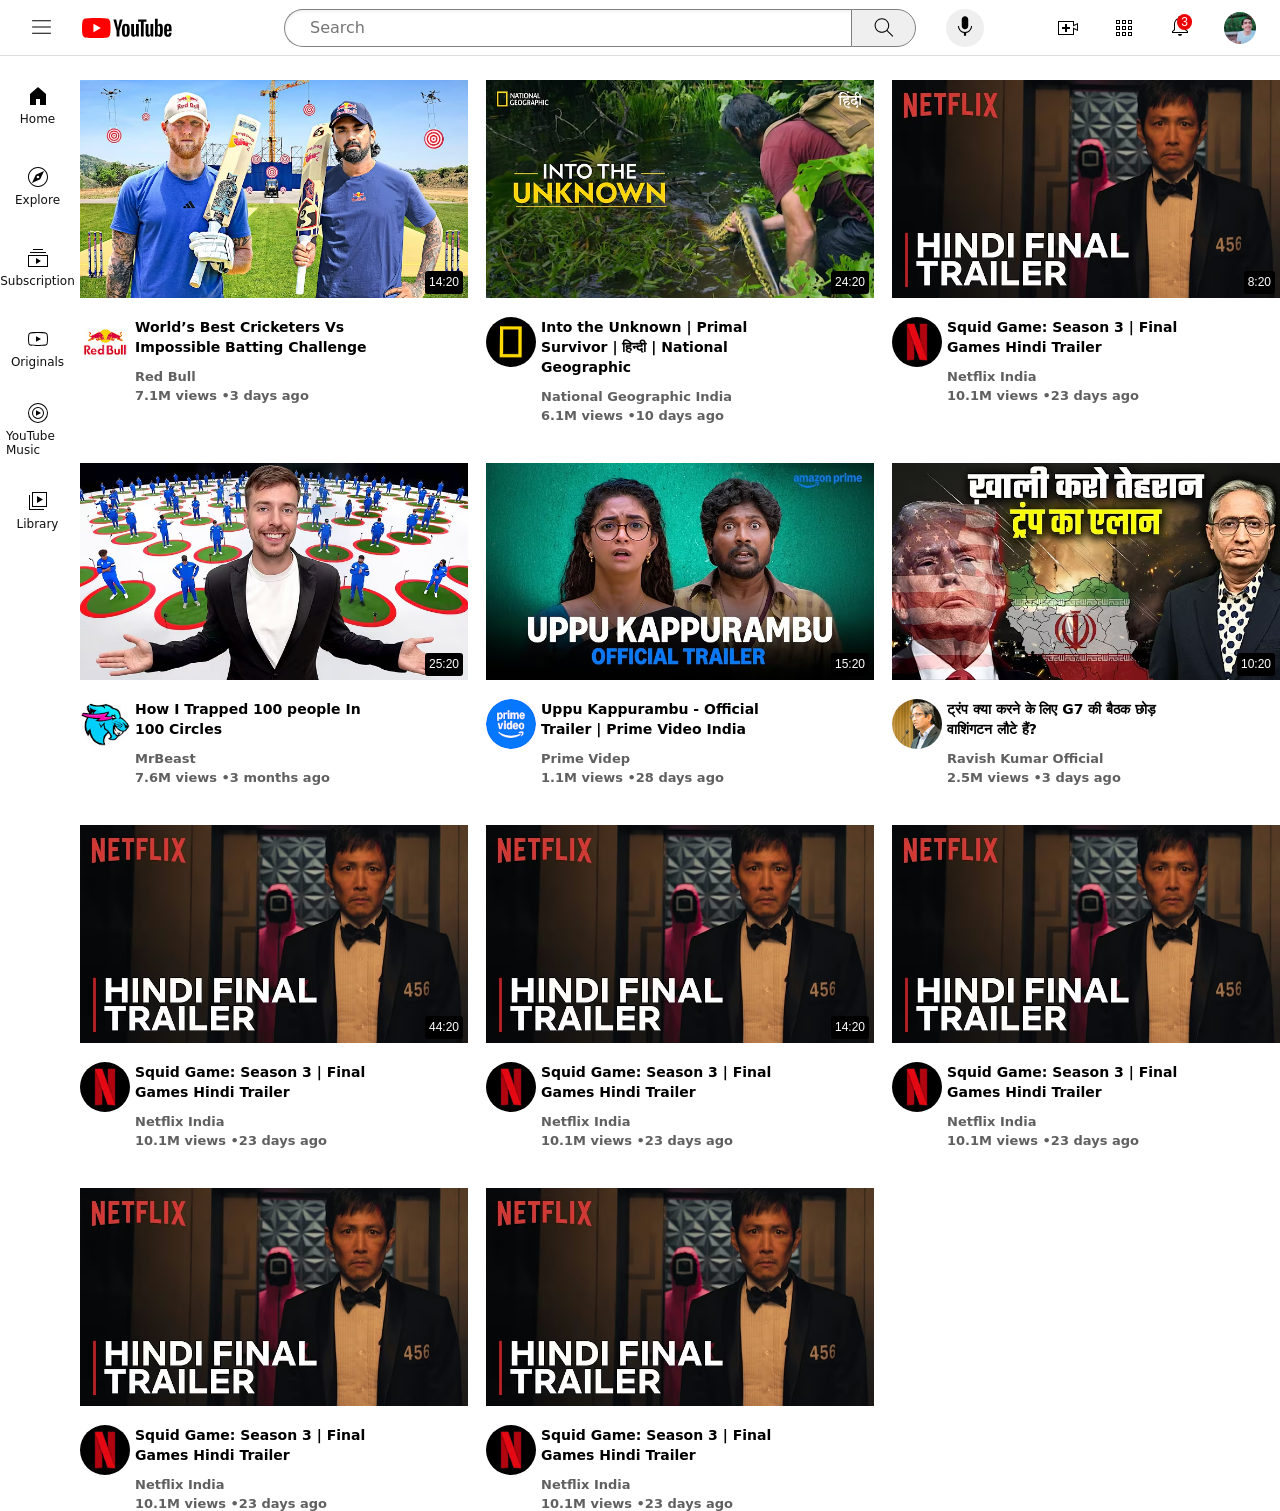
<file: index.html>
<!DOCTYPE html>
<html lang="en">
<head>
    <meta charset="UTF-8">
    <meta name="viewport" content="width=device-width, initial-scale=1.0">
    <title>Youtube.com Clone</title>
    <link rel="stylesheet" href="youtube/video.css">
    <link rel="stylesheet" href="header.css">
</head>
<body>

<div class="header">
<div class="left-section">
  <img
  class="hamburger-menu"
  src="icons/hamburger-menu.svg" alt="">
<img 
class="youtube-logo"
src="/icons/youtube-logo.svg" alt="">
</div>


<div class="middle-section">
    <input  class="search-bar" type="text" placeholder="Search">

<button class="search_button">
    <img class="search_icon" src="icons/search.svg" alt="">
</button>

<button class="voice_button">
    <img src="icons/voice-search-icon.svg" alt="">
</button>

</div>

<div class="right-section">
   <img class="upload_icon" src="icons/upload.svg" alt="">
   <img class="youtube-apps_icon" src="icons/youtube-apps.svg" alt="">
   <div class="notification_icon_container">
    <img class="notifications_icon" src="icons/notifications.svg" alt="">
     <div class="notification-count">3</div>

</div>

   <img class="channel-pictures_icon" src="icons/unnamed_profile.jpg" alt="">
</div>
</div>

    
<div class="sidebar">
<div class="sidebar-link">
    <img src="icons/home.svg" alt="">
    <p>Home</p>
</div>

<div class="sidebar-link">
    <img src="icons/explore.svg" alt="">
    <p>Explore</p>
</div>

<div class="sidebar-link">
    <img src="icons/subscriptions.svg" alt="">
    <p>Subscription</p>
</div>

<div class="sidebar-link">
    <img src="icons/originals.svg" alt="">
    <p>Originals</p>
</div>
<div class="sidebar-link">
    <img src="icons/youtube-music.svg" alt="">
    <p>YouTube Music</p>
</div>
<div class="sidebar-link">
    <img src="icons/library.svg" alt="">
    <P>Library</P>
</div>

</div>


<div class="video_grid">


    <div class="video-preview">
<div class="thumbnail_row">
    <img class="thumbnail" src="/thumbnails/kl_rahul_T1.avif" alt="">
<div class="video-time">14:20</div>
</div>
<div class="video_info_grid">

<div class="channel_picture">
    <img class="profile_picture" src="channel-pictures/unnamed_ch1.jpg" alt="">
</div>

<div class="video_info">
    <p class="video_title">
        World’s Best Cricketers Vs Impossible Batting Challenge
    </p>
    <p class="video_author">
        Red Bull
    </p>
    <p class="video_stats">
        7.1M views •3 days ago
    </p>
</div>
</div>
</div>


<div class="video-preview">
    <div class="thumbnail_row">
        <img class="thumbnail" src="/thumbnails/geography_T2.avif" alt="">
    
  
    <div class="video-time">24:20</div>
      </div>
    <div class="video_info_grid">
    <div class="channel_picture">
        <img class="profile_picture" src="channel-pictures/unnamed_ch2.jpg" alt="">
    </div>
    
    <div class="video_info">
        <p class="video_title">
            Into the Unknown | Primal Survivor | हिन्दी | National Geographic
        </p>
        <p class="video_author">
            National Geographic India
        </p>
        <p class="video_stats">
            6.1M views •10 days ago
        </p>
    </div>
    </div>
    </div>
    
    <div class="video-preview">
        <div class="thumbnail_row">
            <img class="thumbnail" src="/thumbnails/netflix_T3.avif" alt="">
        <div class="video-time">8:20</div>
        </div>
        <div class="video_info_grid">
        <div class="channel_picture">
            <img class="profile_picture" src="channel-pictures/channels_ch2.jpg" alt="">
        
        <div class="video-time">4:20</div>
          </div>
        <div class="video_info">
            <p class="video_title">
                
            Squid Game: Season 3 | Final Games Hindi Trailer
            </p>
            <p class="video_author">
                Netflix India
            </p>
            <p class="video_stats">
                10.1M views •23 days ago
            </p>
        </div>
        </div>
        </div>

        
    <div class="video-preview">
        <div class="thumbnail_row">
            <img class="thumbnail" src="/thumbnails/hq720_T4.avif" alt="">
        
      
        <div class="video-time">25:20</div>
          </div>
        <div class="video_info_grid">
        <div class="channel_picture">
            <img class="profile_picture" src="channel-pictures/channels4_profile_ch4.jpg" alt="">
        </div>
        
        <div class="video_info">
            <p class="video_title">
                
            How I Trapped 100 people In 100 Circles
            </p>
            <p class="video_author">
                MrBeast
            </p>
            <p class="video_stats">
                7.6M views •3 months ago
            </p>
        </div>
        </div>
        </div>

        
    <div class="video-preview">
        <div class="thumbnail_row">
            <img class="thumbnail" src="/thumbnails/hq720_T5.avif" alt="">
        
     
        <div class="video-time">15:20</div>
          </div>
        <div class="video_info_grid">
        <div class="channel_picture">
            <img class="profile_picture" src="channel-pictures/channels4_profile_ch5.jpg" alt="">
        </div>
        
        <div class="video_info">
            <p class="video_title">
                
                Uppu Kappurambu - Official Trailer | Prime Video India
            </p>
            <p class="video_author">
                Prime Videp
            </p>
            <p class="video_stats">
                1.1M views •28 days ago
            </p>
        </div>
        </div>
        </div>

        
    <div class="video-preview">
        <div class="thumbnail_row">
            <img class="thumbnail" src="/thumbnails/hq720_T6.avif" alt="">
        

        <div class="video-time">10:20</div>
          </div>
        <div class="video_info_grid">
        <div class="channel_picture">
            <img class="profile_picture" src="channel-pictures/channels4_profile_ch6.jpg" alt="">
        </div>
        
        <div class="video_info">
            <p class="video_title">
                
                ट्रंप क्या करने के लिए G7 की बैठक छोड़ वाशिंगटन लौटे हैं?
            <p class="video_author">
                Ravish Kumar Official

            </p>
            <p class="video_stats">
                2.5M views •3 days ago
            </p>
        </div>
        </div>
        </div>

        
    <div class="video-preview">
        <div class="thumbnail_row">
            <img class="thumbnail" src="/thumbnails/netflix_T3.avif" alt="">
        
        
        <div class="video-time">44:20</div>
          </div>
        <div class="video_info_grid">
        <div class="channel_picture">
            <img class="profile_picture" src="channel-pictures/channels_ch2.jpg" alt="">
        </div>
        
        <div class="video_info">
            <p class="video_title">
                
            Squid Game: Season 3 | Final Games Hindi Trailer
            </p>
            <p class="video_author">
                Netflix India
            </p>
            <p class="video_stats">
                10.1M views •23 days ago
            </p>
        </div>
        </div>
        </div>

        
    <div class="video-preview">
        <div class="thumbnail_row">
            <img class="thumbnail" src="/thumbnails/netflix_T3.avif" alt="">
        
       
        <div class="video-time">14:20</div>
          </div>
        <div class="video_info_grid">
        <div class="channel_picture">
            <img class="profile_picture" src="channel-pictures/channels_ch2.jpg" alt="">
        </div>
        
        <div class="video_info">
            <p class="video_title">
                
            Squid Game: Season 3 | Final Games Hindi Trailer
            </p>
            <p class="video_author">
                Netflix India
            </p>
            <p class="video_stats">
                10.1M views •23 days ago
            </p>
        </div>
        </div>
        </div>

        
    
        
    <div class="video-preview">
        <div class="thumbnail_row">
            <img class="thumbnail" src="/thumbnails/netflix_T3.avif" alt="">
        
        </div>
        <div class="video_info_grid">
        <div class="channel_picture">
            <img class="profile_picture" src="channel-pictures/channels_ch2.jpg" alt="">
        </div>
        
        <div class="video_info">
            <p class="video_title">
                
            Squid Game: Season 3 | Final Games Hindi Trailer
            </p>
            <p class="video_author">
                Netflix India
            </p>
            <p class="video_stats">
                10.1M views •23 days ago
            </p>
        </div>
        </div>
        </div>

        
    <div class="video-preview">
        <div class="thumbnail_row">
            <img class="thumbnail" src="/thumbnails/netflix_T3.avif" alt="">
        
        </div>
        <div class="video_info_grid">
        <div class="channel_picture">
            <img class="profile_picture" src="channel-pictures/channels_ch2.jpg" alt="">
        </div>
        
        <div class="video_info">
            <p class="video_title">
                
            Squid Game: Season 3 | Final Games Hindi Trailer
            </p>
            <p class="video_author">
                Netflix India
            </p>
            <p class="video_stats">
                10.1M views •23 days ago
            </p>
        </div>
        </div>
        </div>

        
    <div class="video-preview">
        <div class="thumbnail_row">
            <img class="thumbnail" src="/thumbnails/netflix_T3.avif" alt="">
        
        </div>
        <div class="video_info_grid">
        <div class="channel_picture">
            <img class="profile_picture" src="channel-pictures/channels_ch2.jpg" alt="">
        </div>
        
        <div class="video_info">
            <p class="video_title">
                
            Squid Game: Season 3 | Final Games Hindi Trailer
            </p>
            <p class="video_author">
                Netflix India
            </p>
            <p class="video_stats">
                10.1M views •23 days ago
            </p>
        </div>
        </div>
        </div>


    </div>
</body>
</html>
</file>
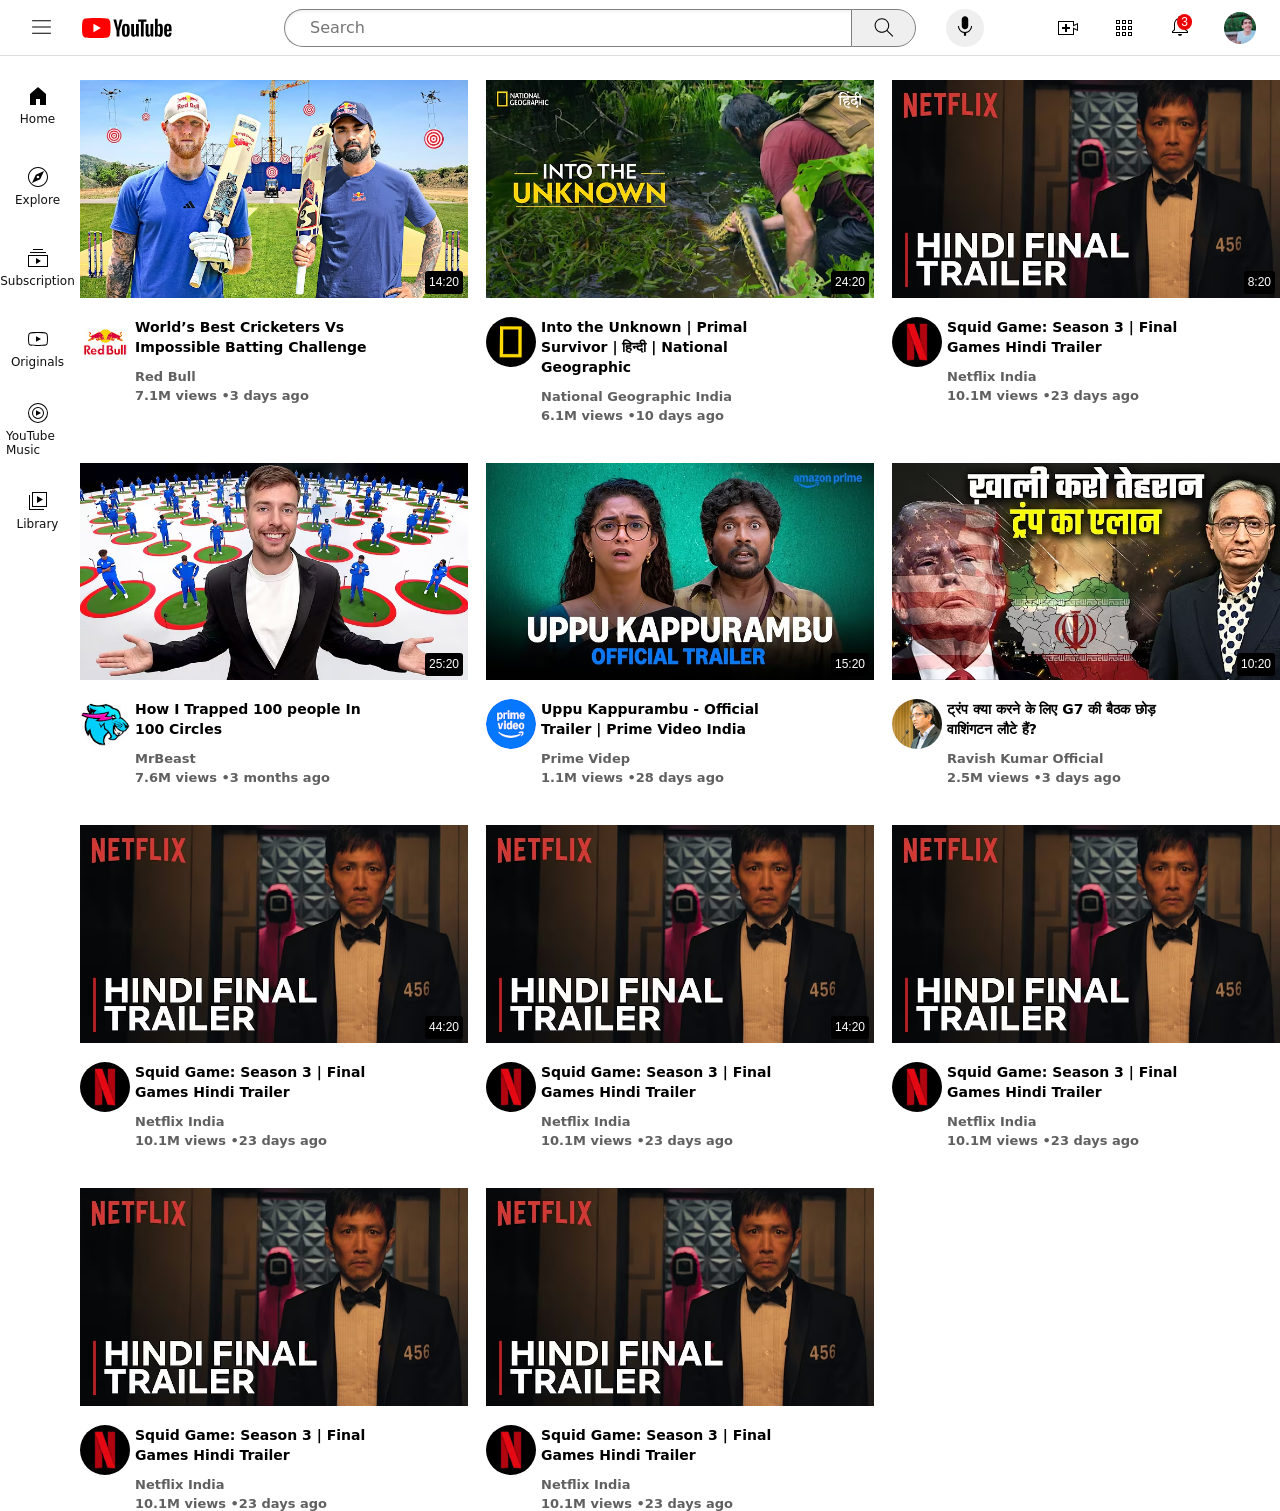
<file: youtube/index.html>
<!DOCTYPE html>
<html lang="en">
<head>
    <meta charset="UTF-8">
    <meta name="viewport" content="width=device-width, initial-scale=1.0">
    <title>Youtube.com Clone</title>
    <link rel="stylesheet" href="video.css">
    <link rel="stylesheet" href="header.css">
</head>
<body>

<div class="header">
<div class="left-section">
  <img
  class="hamburger-menu"
  src="icons/hamburger-menu.svg" alt="">
<img 
class="youtube-logo"
src="/icons/youtube-logo.svg" alt="">
</div>


<div class="middle-section">
    <input  class="search-bar" type="text" placeholder="Search">

<button class="search_button">
    <img class="search_icon" src="icons/search.svg" alt="">
</button>

<button class="voice_button">
    <img src="icons/voice-search-icon.svg" alt="">
</button>

</div>

<div class="right-section">
   <img class="upload_icon" src="icons/upload.svg" alt="">
   <img class="youtube-apps_icon" src="icons/youtube-apps.svg" alt="">
   <div class="notification_icon_container">
    <img class="notifications_icon" src="icons/notifications.svg" alt="">
     <div class="notification-count">3</div>

</div>

   <img class="channel-pictures_icon" src="icons/unnamed_profile.jpg" alt="">
</div>
</div>

    
<div class="sidebar">
<div class="sidebar-link">
    <img src="icons/home.svg" alt="">
    <p>Home</p>
</div>

<div class="sidebar-link">
    <img src="icons/explore.svg" alt="">
    <p>Explore</p>
</div>

<div class="sidebar-link">
    <img src="icons/subscriptions.svg" alt="">
    <p>Subscription</p>
</div>

<div class="sidebar-link">
    <img src="icons/originals.svg" alt="">
    <p>Originals</p>
</div>
<div class="sidebar-link">
    <img src="icons/youtube-music.svg" alt="">
    <p>YouTube Music</p>
</div>
<div class="sidebar-link">
    <img src="icons/library.svg" alt="">
    <P>Library</P>
</div>

</div>


<div class="video_grid">


    <div class="video-preview">
<div class="thumbnail_row">
    <img class="thumbnail" src="/thumbnails/kl_rahul_T1.avif" alt="">
<div class="video-time">14:20</div>
</div>
<div class="video_info_grid">

<div class="channel_picture">
    <img class="profile_picture" src="channel-pictures/unnamed_ch1.jpg" alt="">
</div>

<div class="video_info">
    <p class="video_title">
        World’s Best Cricketers Vs Impossible Batting Challenge
    </p>
    <p class="video_author">
        Red Bull
    </p>
    <p class="video_stats">
        7.1M views •3 days ago
    </p>
</div>
</div>
</div>


<div class="video-preview">
    <div class="thumbnail_row">
        <img class="thumbnail" src="/thumbnails/geography_T2.avif" alt="">
    
  
    <div class="video-time">24:20</div>
      </div>
    <div class="video_info_grid">
    <div class="channel_picture">
        <img class="profile_picture" src="channel-pictures/unnamed_ch2.jpg" alt="">
    </div>
    
    <div class="video_info">
        <p class="video_title">
            Into the Unknown | Primal Survivor | हिन्दी | National Geographic
        </p>
        <p class="video_author">
            National Geographic India
        </p>
        <p class="video_stats">
            6.1M views •10 days ago
        </p>
    </div>
    </div>
    </div>
    
    <div class="video-preview">
        <div class="thumbnail_row">
            <img class="thumbnail" src="/thumbnails/netflix_T3.avif" alt="">
        <div class="video-time">8:20</div>
        </div>
        <div class="video_info_grid">
        <div class="channel_picture">
            <img class="profile_picture" src="channel-pictures/channels_ch2.jpg" alt="">
        
        <div class="video-time">4:20</div>
          </div>
        <div class="video_info">
            <p class="video_title">
                
            Squid Game: Season 3 | Final Games Hindi Trailer
            </p>
            <p class="video_author">
                Netflix India
            </p>
            <p class="video_stats">
                10.1M views •23 days ago
            </p>
        </div>
        </div>
        </div>

        
    <div class="video-preview">
        <div class="thumbnail_row">
            <img class="thumbnail" src="/thumbnails/hq720_T4.avif" alt="">
        
      
        <div class="video-time">25:20</div>
          </div>
        <div class="video_info_grid">
        <div class="channel_picture">
            <img class="profile_picture" src="channel-pictures/channels4_profile_ch4.jpg" alt="">
        </div>
        
        <div class="video_info">
            <p class="video_title">
                
            How I Trapped 100 people In 100 Circles
            </p>
            <p class="video_author">
                MrBeast
            </p>
            <p class="video_stats">
                7.6M views •3 months ago
            </p>
        </div>
        </div>
        </div>

        
    <div class="video-preview">
        <div class="thumbnail_row">
            <img class="thumbnail" src="/thumbnails/hq720_T5.avif" alt="">
        
     
        <div class="video-time">15:20</div>
          </div>
        <div class="video_info_grid">
        <div class="channel_picture">
            <img class="profile_picture" src="channel-pictures/channels4_profile_ch5.jpg" alt="">
        </div>
        
        <div class="video_info">
            <p class="video_title">
                
                Uppu Kappurambu - Official Trailer | Prime Video India
            </p>
            <p class="video_author">
                Prime Videp
            </p>
            <p class="video_stats">
                1.1M views •28 days ago
            </p>
        </div>
        </div>
        </div>

        
    <div class="video-preview">
        <div class="thumbnail_row">
            <img class="thumbnail" src="/thumbnails/hq720_T6.avif" alt="">
        

        <div class="video-time">10:20</div>
          </div>
        <div class="video_info_grid">
        <div class="channel_picture">
            <img class="profile_picture" src="channel-pictures/channels4_profile_ch6.jpg" alt="">
        </div>
        
        <div class="video_info">
            <p class="video_title">
                
                ट्रंप क्या करने के लिए G7 की बैठक छोड़ वाशिंगटन लौटे हैं?
            <p class="video_author">
                Ravish Kumar Official

            </p>
            <p class="video_stats">
                2.5M views •3 days ago
            </p>
        </div>
        </div>
        </div>

        
    <div class="video-preview">
        <div class="thumbnail_row">
            <img class="thumbnail" src="/thumbnails/netflix_T3.avif" alt="">
        
        
        <div class="video-time">44:20</div>
          </div>
        <div class="video_info_grid">
        <div class="channel_picture">
            <img class="profile_picture" src="channel-pictures/channels_ch2.jpg" alt="">
        </div>
        
        <div class="video_info">
            <p class="video_title">
                
            Squid Game: Season 3 | Final Games Hindi Trailer
            </p>
            <p class="video_author">
                Netflix India
            </p>
            <p class="video_stats">
                10.1M views •23 days ago
            </p>
        </div>
        </div>
        </div>

        
    <div class="video-preview">
        <div class="thumbnail_row">
            <img class="thumbnail" src="/thumbnails/netflix_T3.avif" alt="">
        
       
        <div class="video-time">14:20</div>
          </div>
        <div class="video_info_grid">
        <div class="channel_picture">
            <img class="profile_picture" src="channel-pictures/channels_ch2.jpg" alt="">
        </div>
        
        <div class="video_info">
            <p class="video_title">
                
            Squid Game: Season 3 | Final Games Hindi Trailer
            </p>
            <p class="video_author">
                Netflix India
            </p>
            <p class="video_stats">
                10.1M views •23 days ago
            </p>
        </div>
        </div>
        </div>

        
    
        
    <div class="video-preview">
        <div class="thumbnail_row">
            <img class="thumbnail" src="/thumbnails/netflix_T3.avif" alt="">
        
        </div>
        <div class="video_info_grid">
        <div class="channel_picture">
            <img class="profile_picture" src="channel-pictures/channels_ch2.jpg" alt="">
        </div>
        
        <div class="video_info">
            <p class="video_title">
                
            Squid Game: Season 3 | Final Games Hindi Trailer
            </p>
            <p class="video_author">
                Netflix India
            </p>
            <p class="video_stats">
                10.1M views •23 days ago
            </p>
        </div>
        </div>
        </div>

        
    <div class="video-preview">
        <div class="thumbnail_row">
            <img class="thumbnail" src="/thumbnails/netflix_T3.avif" alt="">
        
        </div>
        <div class="video_info_grid">
        <div class="channel_picture">
            <img class="profile_picture" src="channel-pictures/channels_ch2.jpg" alt="">
        </div>
        
        <div class="video_info">
            <p class="video_title">
                
            Squid Game: Season 3 | Final Games Hindi Trailer
            </p>
            <p class="video_author">
                Netflix India
            </p>
            <p class="video_stats">
                10.1M views •23 days ago
            </p>
        </div>
        </div>
        </div>

        
    <div class="video-preview">
        <div class="thumbnail_row">
            <img class="thumbnail" src="/thumbnails/netflix_T3.avif" alt="">
        
        </div>
        <div class="video_info_grid">
        <div class="channel_picture">
            <img class="profile_picture" src="channel-pictures/channels_ch2.jpg" alt="">
        </div>
        
        <div class="video_info">
            <p class="video_title">
                
            Squid Game: Season 3 | Final Games Hindi Trailer
            </p>
            <p class="video_author">
                Netflix India
            </p>
            <p class="video_stats">
                10.1M views •23 days ago
            </p>
        </div>
        </div>
        </div>


    </div>
</body>
</html>
</file>
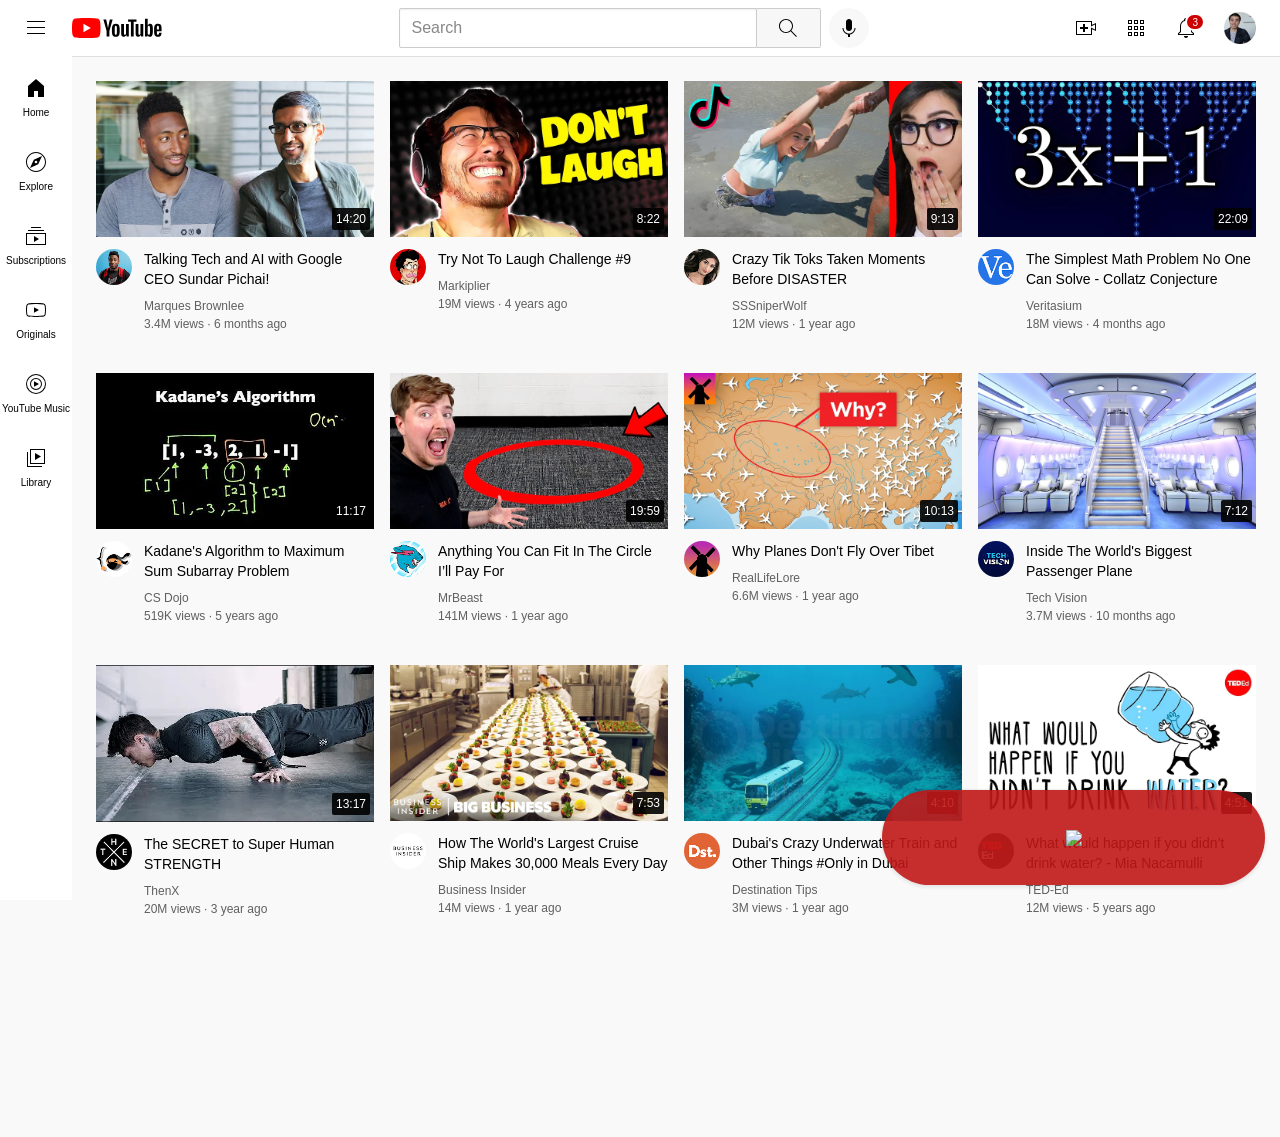
<file: icons/YouTube Exercise.html>
<!DOCTYPE html>
<!-- saved from url=(0042)https://supersimple.dev/exercises/youtube/ -->
<html><head><meta http-equiv="Content-Type" content="text/html; charset=UTF-8">
    <title>YouTube Exercise</title>
    <link rel="preconnect" href="https://fonts.googleapis.com/">
    <link rel="preconnect" href="https://fonts.gstatic.com/" crossorigin="">
    <link href="./YouTube Exercise_files/css2" rel="stylesheet">
    <style>
      * {
        box-sizing: border-box;
      }

      body {
        margin: 0;
      }

      .Exercises-YouTube {
        font-family: Roboto, Arial, sans-serif;
        padding-top: 57px;
        padding-left: 72px;
        background-color: rgb(249, 249, 249);
      }

      .header {
        display: flex;
        height: 57px;
        border-bottom: 1px solid rgb(222, 222, 222);
        margin-bottom: 20px;
        justify-content: space-between;
        align-items: center;

        position: fixed;
        top: 0;
        left: 0;
        right: 0;
        background-color: white;

        z-index: 100;
      }

      .left-section {
        display: flex;
        align-items: center;
      }

      .left-section .hamburger-menu {
        height: 24px;
        margin-left: 24px;
        margin-right: 24px;
        cursor: pointer;
      }

      .left-section .youtube-logo {
        height: 20px;
        cursor: pointer;
      }

      .middle-section {
        display: flex;
        align-items: center;
        flex: 1;
        max-width: 470px;
        margin-left: 60px;
      }

      .middle-section .search-button img {
        height: 24px;
      }

      .middle-section .voice-search {
        cursor: pointer;
        height: 40px;
        width: 40px;
        border-radius: 20px;
        border: none;
        background-color: rgb(248, 248, 248);

        display: flex;
        justify-content: center;
        align-items: center;
      }

      .middle-section .voice-search img {
        height: 24px;
      }

      .right-section {
        display: flex;
        align-items: center;
        width: 182px;
        justify-content: space-between;
        margin-right: 24px;
        margin-left: 29px;
        flex-shrink: 0;
      }

      .right-section .icon {
        cursor: pointer;
        height: 24px;
      }

      .right-section .my-channel {
        height: 32px;
        cursor: pointer;
      }

      .notification-count {
        background-color: rgb(204, 0, 0);
        border-radius: 80px;
        position: absolute;
        top: -3px;
        right: -7px;
        color: white;
        border: 2px solid white;
        display: flex;
        justify-content: center;
        align-items: center;
        font-size: 10px;
        padding: 1.5px 5px;
        pointer-events: none;
      }

      .search-bar {
        font-family: Roboto, Arial, sans-serif;
        height: 40px;
        flex: 1;
        width: 0;
        min-width: 0;
        padding-left: 12px;
        font-size: 16px;
        -webkit-font-smoothing: antialiased;

        border: 1px solid rgb(204, 204, 204);
        border-top-left-radius: 2px;
        border-bottom-left-radius: 2px;

        box-shadow: inset 0px 1px 2px rgb(238, 238, 238)
      }

      .search-bar:focus {
        outline: 1px solid rgb(31, 92, 198);
        outline-offset: -1px;
      }

      .search-bar::placeholder {
        color: rgb(136, 136, 136);
        font-size: 16px;
        -webkit-font-smoothing: antialiased;
      }

      .search-button {
        height: 40px;
        width: 64px;

        border: 1px solid rgb(204, 204, 204);
        border-left: none;
        border-top-right-radius: 2px;
        border-bottom-right-radius: 2px;

        background-color: rgb(247, 247, 247);
        cursor: pointer;
        margin-right: 8px;

        display: flex;
        align-items: center;
        justify-content: center;
      }

      .search-button:hover {
        background-color: rgb(239, 239, 239);
      }

      .search-button:active {
        background-color: rgb(232, 232, 232);
      }

      .sidebar {
        position: fixed;
        left: 0;
        top: 56px;
        bottom: 0;

        background-color: white;
        width: 72px;
        padding-top: 4px;

        z-index: 200;
      }

      .sidebar-link {
        font-size: 10px;
        height: 74px;

        display: flex;
        flex-direction: column;
        justify-content: center;
        align-items: center;

        cursor: pointer;
      }

      .sidebar-link:hover {
        background-color: rgb(238, 238, 238);
      }

      .sidebar-link img {
        height: 24px;
        margin-bottom: 6.5px;
      }

      .tooltip {
        background-color: rgba(96, 96, 96, 0.9);
        color: white;
        font-size: 12px;
        padding: 8px;
        border-radius: 2px;
        position: absolute;

        bottom: -50px;

        opacity: 0;
        transition: opacity 0.15s;
        pointer-events: none;
        white-space: nowrap;
      }

      .tooltip-container {
        position: relative;
        display: flex;
        justify-content: center;
      }

      .tooltip-container:hover .tooltip {
        opacity: 1;
      }

      main {
        min-height: 120vh;
      }

      .video-grid {
        display: grid;
        grid-template-columns: 1fr 1fr;
        column-gap: 8px;
        row-gap: 22px;
        padding: 20px;
      }

      @media (min-width: 870px) and (max-width: 1124px) {
        .video-grid {
          grid-template-columns: 1fr 1fr 1fr;
        }
      }

      @media (min-width: 1125px) {
        .video-grid {
          grid-template-columns: 1fr 1fr 1fr 1fr;
        }
      }

      .thumbnail {
        width: 100%;
      }

      .video-title {
        margin-top: 8px;
        font-size: 14px;
        font-weight: 500;
        width: 100%;
        line-height: 20px;
        margin-bottom: 0;

        overflow: hidden;
        display: -webkit-box;
        -webkit-line-clamp: 2;
        -webkit-box-orient: vertical;
        text-overflow: ellipsis;
      }

      .channel-name,
      .video-stats {
        font-size: 12px;
        color: rgb(96, 96, 96);
      }

      .channel-name {
        margin-top: 10px;
        margin-bottom: 0;
      }

      .video-stats {
        margin-top: 4px;
      }

      .channel-link {
        text-decoration: none;
        color: inherit;
      }

      .video-link {
        text-decoration: none;
        color: black;
      }

      .video-card {
        padding: 4px;
        vertical-align: top;
      }

      .video-info-grid {
        display: grid;
        grid-template-columns: 48px 1fr;
      }

      .channel-profile-pic img {
        width: 36px;
        border-radius: 36px;
        margin-top: 8px;
      }

      .thumbnail-container {
        position: relative;
      }

      .video-time {
        position: absolute;
        bottom: 11px;
        right: 4px;

        color: white;
        background-color: rgba(0, 0, 0, 0.9);
        font-size: 12px;
        padding: 4px;
        border-radius: 2px;
        font-weight: 500;
      }
    </style>
  <link type="text/css" rel="stylesheet" href="chrome-extension://fdhgeoginicibhagdmblfikbgbkahibd/css/mcafee_fonts.css"></head>
  <body>
    <div class="Exercises-YouTube">
      <header class="header">
        <div class="left-section">
          <img class="hamburger-menu" src="./YouTube Exercise_files/hamburger-menu.svg">
          <img class="youtube-logo" src="./YouTube Exercise_files/youtube-logo.svg">
        </div>

        <div class="middle-section">
          <input class="search-bar" type="text" placeholder="Search">
          <button class="search-button tooltip-container">
            <img src="./YouTube Exercise_files/search.svg">
            <div class="tooltip">Search</div>
          </button>
          <button class="voice-search tooltip-container">
            <img src="./YouTube Exercise_files/voice-search-icon.svg">
            <div class="tooltip">Search with your voice</div>
          </button>
        </div>

        <div class="right-section">
          <div class="tooltip-container">
            <img class="icon" src="./YouTube Exercise_files/upload.svg">
            <div class="tooltip">Create</div>
          </div>
          <div class="tooltip-container">
            <img class="icon" src="./YouTube Exercise_files/youtube-apps.svg">
            <div class="tooltip">YouTube apps</div>
          </div>
          <div class="tooltip-container">
            <img class="icon" src="./YouTube Exercise_files/notifications.svg">
            <div class="notification-count">3</div>
            <div class="tooltip">Notifications</div>
          </div>
          <img class="my-channel" src="./YouTube Exercise_files/my-channel.jpeg">
        </div>
      </header>

      <nav class="sidebar">
        <div class="sidebar-link">
          <img src="./YouTube Exercise_files/home.svg">
          <div>Home</div>
        </div>
        <div class="sidebar-link">
          <img src="./YouTube Exercise_files/explore.svg">
          <div>Explore</div>
        </div>
        <div class="sidebar-link">
          <img src="./YouTube Exercise_files/subscriptions.svg">
          <div>Subscriptions</div>
        </div>
        <div class="sidebar-link">
          <img src="./YouTube Exercise_files/originals.svg">
          <div>Originals</div>
        </div>
        <div class="sidebar-link">
          <img src="./YouTube Exercise_files/youtube-music.svg">
          <div>YouTube Music</div>
        </div>
        <div class="sidebar-link">
          <img src="./YouTube Exercise_files/library.svg">
          <div>Library</div>
        </div>
      </nav>

      <main>
        <section class="video-grid">
          <div class="video-card">
            <div class="thumbnail-container">
              <a href="https://www.youtube.com/watch?v=n2RNcPRtAiY">
                <img class="thumbnail" src="./YouTube Exercise_files/thumbnail-1.webp">
              </a>
              <div class="video-time">14:20</div>
            </div>
            <div class="video-info-grid">
              <div class="channel-profile-pic">
                <a href="https://www.youtube.com/c/mkbhd">
                  <img src="./YouTube Exercise_files/channel-1.jpeg">
                </a>
              </div>
              <div class="video-info">
                <p class="video-title">
                  <a class="video-link" href="https://www.youtube.com/watch?v=n2RNcPRtAiY">
                    Talking Tech and AI with Google CEO Sundar Pichai!
                  </a>
                </p>
                <p class="channel-name">
                  <a class="channel-link" href="https://www.youtube.com/c/mkbhd">
                    Marques Brownlee
                  </a>
                </p>
                <p class="video-stats">
                  3.4M views · 6 months ago
                </p>
              </div>
            </div>
          </div>

          <div class="video-card">
            <div class="thumbnail-container">
              <a href="https://www.youtube.com/watch?v=mP0RAo9SKZk">
                <img class="thumbnail" src="./YouTube Exercise_files/thumbnail-2.webp">
              </a>
              <div class="video-time">8:22</div>
            </div>
            <div class="video-info-grid">
              <div class="channel-profile-pic">
                <a href="https://www.youtube.com/c/markiplier">
                  <img src="./YouTube Exercise_files/channel-2.jpeg">
                </a>
              </div>
              <div class="video-info">
                <p class="video-title">
                  <a class="video-link" href="https://www.youtube.com/watch?v=mP0RAo9SKZk">
                    Try Not To Laugh Challenge #9
                  </a>
                </p>
                <p class="channel-name">
                  <a class="channel-link" href="https://www.youtube.com/c/markiplier">
                    Markiplier
                  </a>
                </p>
                <p class="video-stats">
                  19M views · 4 years ago
                </p>
              </div>
            </div>
          </div>

          <div class="video-card">
            <div class="thumbnail-container">
              <a href="https://www.youtube.com/watch?v=FgjPQQeTh1w">
                <img class="thumbnail" src="./YouTube Exercise_files/thumbnail-3.webp">
              </a>
              <div class="video-time">9:13</div>
            </div>
            <div class="video-info-grid">
              <div class="channel-profile-pic">
                <a href="https://www.youtube.com/user/SSSniperWolf">
                  <img src="./YouTube Exercise_files/channel-3.jpeg">
                </a>
              </div>
              <div class="video-info">
                <p class="video-title">
                  <a class="video-link" href="https://www.youtube.com/watch?v=FgjPQQeTh1w">
                    Crazy Tik Toks Taken Moments Before DISASTER
                  </a>
                </p>
                <p class="channel-name">
                  <a class="channel-link" href="https://www.youtube.com/user/SSSniperWolf">
                    SSSniperWolf
                  </a>
                </p>
                <p class="video-stats">
                  12M views · 1 year ago
                </p>
              </div>
            </div>
          </div>

          <div class="video-card">
            <div class="thumbnail-container">
              <a href="https://www.youtube.com/watch?v=094y1Z2wpJg">
                <img class="thumbnail" src="./YouTube Exercise_files/thumbnail-4.webp">
              </a>
              <div class="video-time">22:09</div>
            </div>
            <div class="video-info-grid">
              <div class="channel-profile-pic">
                <a href="https://www.youtube.com/c/veritasium">
                  <img src="./YouTube Exercise_files/channel-4.jpeg">
                </a>
              </div>
              <div class="video-info">
                <p class="video-title">
                  <a class="video-link" href="https://www.youtube.com/watch?v=094y1Z2wpJg">
                    The Simplest Math Problem No One Can Solve - Collatz Conjecture
                  </a>
                </p>
                <p class="channel-name">
                  <a class="channel-link" href="https://www.youtube.com/c/veritasium">
                    Veritasium
                  </a>
                </p>
                <p class="video-stats">
                  18M views · 4 months ago
                </p>
              </div>
            </div>
          </div>

          <div class="video-card">
            <div class="thumbnail-container">
              <a href="https://www.youtube.com/watch?v=86CQq3pKSUw">
                <img class="thumbnail" src="./YouTube Exercise_files/thumbnail-5.webp">
              </a>
              <div class="video-time">11:17</div>
            </div>
            <div class="video-info-grid">
              <div class="channel-profile-pic">
                <a href="https://www.youtube.com/c/CSDojo">
                  <img src="./YouTube Exercise_files/channel-5.jpeg">
                </a>
              </div>
              <div class="video-info">
                <p class="video-title">
                  <a class="video-link" href="https://www.youtube.com/watch?v=86CQq3pKSUw">
                    Kadane's Algorithm to Maximum Sum Subarray Problem
                  </a>
                </p>
                <p class="channel-name">
                  <a class="channel-link" href="https://www.youtube.com/c/CSDojo">
                    CS Dojo
                  </a>
                </p>
                <p class="video-stats">
                  519K views · 5 years ago
                </p>
              </div>
            </div>
          </div>

          <div class="video-card">
            <div class="thumbnail-container">
              <a href="https://www.youtube.com/watch?v=yXWw0_UfSFg">
                <img class="thumbnail" src="./YouTube Exercise_files/thumbnail-6.webp">
              </a>
              <div class="video-time">19:59</div>
            </div>
            <div class="video-info-grid">
              <div class="channel-profile-pic">
                <a href="https://www.youtube.com/channel/UCX6OQ3DkcsbYNE6H8uQQuVA">
                  <img src="./YouTube Exercise_files/channel-6.jpeg">
                </a>
              </div>
              <div class="video-info">
                <p class="video-title">
                  <a class="video-link" href="https://www.youtube.com/watch?v=yXWw0_UfSFg">
                    Anything You Can Fit In The Circle I’ll Pay For
                  </a>
                </p>
                <p class="channel-name">
                  <a class="channel-link" href="https://www.youtube.com/channel/UCX6OQ3DkcsbYNE6H8uQQuVA">
                    MrBeast
                  </a>
                </p>
                <p class="video-stats">
                  141M views · 1 year ago
                </p>
              </div>
            </div>
          </div>

          <div class="video-card">
            <div class="thumbnail-container">
              <a href="https://www.youtube.com/watch?v=fNVa1qMbF9Y">
                <img class="thumbnail" src="./YouTube Exercise_files/thumbnail-7.webp">
              </a>
              <div class="video-time">10:13</div>
            </div>
            <div class="video-info-grid">
              <div class="channel-profile-pic">
                <a href="https://www.youtube.com/channel/UCP5tjEmvPItGyLhmjdwP7Ww">
                  <img src="./YouTube Exercise_files/channel-7.jpeg">
                </a>
              </div>
              <div class="video-info">
                <p class="video-title">
                  <a class="video-link" href="https://www.youtube.com/watch?v=fNVa1qMbF9Y">
                    Why Planes Don't Fly Over Tibet
                  </a>
                </p>
                <p class="channel-name">
                  <a class="channel-link" href="https://www.youtube.com/channel/UCP5tjEmvPItGyLhmjdwP7Ww">
                    RealLifeLore
                  </a>
                </p>
                <p class="video-stats">
                  6.6M views · 1 year ago
                </p>
              </div>
            </div>
          </div>

          <div class="video-card">
            <div class="thumbnail-container">
              <a href="https://www.youtube.com/watch?v=lFm4EM1juls">
                <img class="thumbnail" src="./YouTube Exercise_files/thumbnail-8.webp">
              </a>
              <div class="video-time">7:12</div>
            </div>
            <div class="video-info-grid">
              <div class="channel-profile-pic">
                <a href="https://www.youtube.com/channel/UCHAK6CyegY22Zj2GWrcaIxg">
                  <img src="./YouTube Exercise_files/channel-8.jpeg">
                </a>
              </div>
              <div class="video-info">
                <p class="video-title">
                  <a class="video-link" href="https://www.youtube.com/watch?v=lFm4EM1juls">
                    Inside The World's Biggest Passenger Plane
                  </a>
                </p>
                <p class="channel-name">
                  <a class="channel-link" href="https://www.youtube.com/channel/UCHAK6CyegY22Zj2GWrcaIxg">
                    Tech Vision
                  </a>
                </p>
                <p class="video-stats">
                  3.7M views · 10 months ago
                </p>
              </div>
            </div>
          </div>

          <div class="video-card">
            <div class="thumbnail-container">
              <a href="https://www.youtube.com/watch?v=ixmxOlcrlUc">
                <img class="thumbnail" src="./YouTube Exercise_files/thumbnail-9.webp">
              </a>
              <div class="video-time">13:17</div>
            </div>
            <div class="video-info-grid">
              <div class="channel-profile-pic">
                <a href="https://www.youtube.com/c/OFFICIALTHENXSTUDIOS">
                  <img src="./YouTube Exercise_files/channel-9.jpeg">
                </a>
              </div>
              <div class="video-info">
                <p class="video-title">
                  <a class="video-link" href="https://www.youtube.com/watch?v=ixmxOlcrlUc">
                    The SECRET to Super Human STRENGTH
                  </a>
                </p>
                <p class="channel-name">
                  <a class="channel-link" href="https://www.youtube.com/c/OFFICIALTHENXSTUDIOS">
                    ThenX
                  </a>
                </p>
                <p class="video-stats">
                  20M views · 3 year ago
                </p>
              </div>
            </div>
          </div>

          <div class="video-card">
            <div class="thumbnail-container">
              <a href="https://www.youtube.com/watch?v=R2vXbFp5C9o">
                <img class="thumbnail" src="./YouTube Exercise_files/thumbnail-10.webp">
              </a>
              <div class="video-time">7:53</div>
            </div>
            <div class="video-info-grid">
              <div class="channel-profile-pic">
                <a href="https://www.youtube.com/user/businessinsider">
                  <img src="./YouTube Exercise_files/channel-10.jpeg">
                </a>
              </div>
              <div class="video-info">
                <p class="video-title">
                  <a class="video-link" href="https://www.youtube.com/watch?v=R2vXbFp5C9o">
                    How The World's Largest Cruise Ship Makes 30,000 Meals Every Day
                  </a>
                </p>
                <p class="channel-name">
                  <a class="channel-link" href="https://www.youtube.com/user/businessinsider">
                    Business Insider
                  </a>
                </p>
                <p class="video-stats">
                  14M views · 1 year ago
                </p>
              </div>
            </div>
          </div>

          <div class="video-card">
            <div class="thumbnail-container">
              <a href="https://www.youtube.com/watch?v=0nZuYyXET3s">
                <img class="thumbnail" src="./YouTube Exercise_files/thumbnail-11.webp">
              </a>
              <div class="video-time">4:10</div>
            </div>
            <div class="video-info-grid">
              <div class="channel-profile-pic">
                <a href="https://www.youtube.com/c/Destinationtips">
                  <img src="./YouTube Exercise_files/channel-11.jpeg">
                </a>
              </div>
              <div class="video-info">
                <p class="video-title">
                  <a class="video-link" href="https://www.youtube.com/watch?v=0nZuYyXET3s">
                    Dubai's Crazy Underwater Train and Other Things #Only in Dubai
                  </a>
                </p>
                <p class="channel-name">
                  <a class="channel-link" href="https://www.youtube.com/c/Destinationtips">
                    Destination Tips
                  </a>
                </p>
                <p class="video-stats">
                  3M views · 1 year ago
                </p>
              </div>
            </div>
          </div>

          <div class="video-card">
            <div class="thumbnail-container">
              <a href="https://www.youtube.com/watch?v=9iMGFqMmUFs">
                <img class="thumbnail" src="./YouTube Exercise_files/thumbnail-12.webp">
              </a>
              <div class="video-time">4:51</div>
            </div>
            <div class="video-info-grid">
              <div class="channel-profile-pic">
                <a href="https://www.youtube.com/teded">
                  <img src="./YouTube Exercise_files/channel-12.jpeg">
                </a>
              </div>
              <div class="video-info">
                <p class="video-title">
                  <a class="video-link" href="https://www.youtube.com/watch?v=9iMGFqMmUFs">
                    What would happen if you didn’t drink water? - Mia Nacamulli
                  </a>
                </p>
                <p class="channel-name">
                  <a class="channel-link" href="https://www.youtube.com/teded">
                    TED-Ed
                  </a>
                </p>
                <p class="video-stats">
                  12M views · 5 years ago
                </p>
              </div>
            </div>
          </div>
        </section>
      </main>
    </div>
  
<span id="PING_CONTENT_DLS_POPUP" style="display: none;"></span><div style="background-color: transparent; border: none; bottom: 15px; display: block; margin: 0px; opacity: 1; padding: 0px; position: fixed; right: 15px; z-index: 2147483647;"><template shadowrootmode="closed"><style>/*!
 * 
 *     MCAFEE RESTRICTED CONFIDENTIAL
 *     Copyright (c) 2025 McAfee, LLC
 *
 *     The source code contained or described herein and all documents related
 *     to the source code ("Material") are owned by McAfee or its
 *     suppliers or licensors. Title to the Material remains with McAfee
 *     or its suppliers and licensors. The Material contains trade
 *     secrets and proprietary and confidential information of McAfee or its
 *     suppliers and licensors. The Material is protected by worldwide copyright
 *     and trade secret laws and treaty provisions. No part of the Material may
 *     be used, copied, reproduced, modified, published, uploaded, posted,
 *     transmitted, distributed, or disclosed in any way without McAfee's prior
 *     express written permission.
 *
 *     No license under any patent, copyright, trade secret or other intellectual
 *     property right is granted to or conferred upon you by disclosure or
 *     delivery of the Materials, either expressly, by implication, inducement,
 *     estoppel or otherwise. Any license under such intellectual property rights
 *     must be expressed and approved by McAfee in writing.
 *
 */
@font-face{font-family:"McAfeePoppins";src:url("../../../fonts/Poppins-Thin.ttf") format("truetype");font-weight:100;font-style:normal}@font-face{font-family:"McAfeePoppins";src:url("../../../fonts/Poppins-ThinItalic.ttf") format("truetype");font-weight:100;font-style:italic}@font-face{font-family:"McAfeePoppins";src:url("../../../fonts/Poppins-ExtraLight.ttf") format("truetype");font-weight:200;font-style:normal}@font-face{font-family:"McAfeePoppins";src:url("../../../fonts/Poppins-ExtraLightItalic.ttf") format("truetype");font-weight:200;font-style:italic}@font-face{font-family:"McAfeePoppins";src:url("../../../fonts/Poppins-Light.ttf") format("truetype");font-weight:300;font-style:normal}@font-face{font-family:"McAfeePoppins";src:url("../../../fonts/Poppins-LightItalic.ttf") format("truetype");font-weight:300;font-style:italic}@font-face{font-family:"McAfeePoppins";src:url("../../../fonts/Poppins-Regular.ttf") format("truetype");font-weight:400;font-style:normal}@font-face{font-family:"McAfeePoppins";src:url("../../../fonts/Poppins-Italic.ttf") format("truetype");font-weight:400;font-style:italic}@font-face{font-family:"McAfeePoppins";src:url("../../../fonts/Poppins-Medium.ttf") format("truetype");font-weight:500;font-style:normal}@font-face{font-family:"McAfeePoppins";src:url("../../../fonts/Poppins-MediumItalic.ttf") format("truetype");font-weight:500;font-style:italic}@font-face{font-family:"McAfeePoppins";src:url("../../../fonts/Poppins-SemiBold.ttf") format("truetype");font-weight:600;font-style:normal}@font-face{font-family:"McAfeePoppins";src:url("../../../fonts/Poppins-SemiBoldItalic.ttf") format("truetype");font-weight:600;font-style:italic}@font-face{font-family:"McAfeePoppins";src:url("../../../fonts/Poppins-Bold.ttf") format("truetype");font-weight:700;font-style:normal}@font-face{font-family:"McAfeePoppins";src:url("../../../fonts/Poppins-BoldItalic.ttf") format("truetype");font-weight:700;font-style:italic}@font-face{font-family:"McAfeePoppins";src:url("../../../fonts/Poppins-ExtraBold.ttf") format("truetype");font-weight:800;font-style:normal}@font-face{font-family:"McAfeePoppins";src:url("../../../fonts/Poppins-ExtraBoldItalic.ttf") format("truetype");font-weight:800;font-style:italic}@font-face{font-family:"McAfeePoppins";src:url("../../../fonts/Poppins-Black.ttf") format("truetype");font-weight:900;font-style:normal}@font-face{font-family:"McAfeePoppins";src:url("../../../fonts/Poppins-BlackItalic.ttf") format("truetype");font-weight:900;font-style:italic}*{border:0;box-sizing:border-box;font:inherit;font-family:"McAfeePoppins",Helvetica,Arial;font-size:100%;margin:0;padding:0;vertical-align:baseline;outline:none}article,aside,details,figcaption,figure,footer,header,hgroup,menu,nav,section{display:block}html,body{background-color:#f5f6fa;font-family:"McAfeePoppins",Helvetica,Arial;line-height:1;height:100%;width:100%}ol,ul{list-style:none}blockquote,q{quotes:none}blockquote:after,blockquote:before,q:after,q:before{content:"";content:none}table{border-collapse:collapse;border-spacing:0}b{font-weight:bold}img{display:block}.dls__container{align-items:center;display:flex;margin:0 auto;margin-top:50px;position:relative}.dls__popup__expanded{align-items:center;overflow:hidden;border-radius:100px;cursor:pointer;display:flex;left:0;padding:15px;position:absolute;height:95px;width:383px;background-color:#fff;transition:all .3s ease-in-out}.dls__popup__expanded .dls__icon{height:65px;width:73px}.content{margin-left:12px}.content .content__images{display:flex;align-items:center;width:250px}.content .content__images .seperator__line{margin-left:5px;margin-right:10px}.content .content__images #dls_close_icon{cursor:pointer;margin-left:auto;margin-right:0px}.content p{font-family:"McAfeePoppins",Helvetica,Arial;font-weight:"400";font-size:14px;line-height:20px;margin-top:8px;color:#4258ff;width:250px;cursor:pointer}.shield{overflow:hidden;box-shadow:0px 2px 4px 0px rgba(33,41,52,.12),0px -1px 2px 0px rgba(0,0,0,.08);align-items:center;border-radius:100px;bottom:0;display:flex;height:95px;justify-content:center;position:absolute;right:0;width:383px;transition:all .3s ease-in-out}.shield__circle{display:flex;justify-content:center;align-items:center;width:55px;height:55px;background-color:#c01818;transition:all .6s ease-in-out .2s;z-index:1;opacity:0}

/*# sourceMappingURL=../sourceMap/edge/css/download_scan_popup.css.map*/</style><div class="dls__container">
  <div class="shield" style="background: rgb(192, 24, 24); opacity: 0.9; display: flex;">
    <div class="shield__circle" style="opacity: 1;">
      <img src="chrome-extension://fdhgeoginicibhagdmblfikbgbkahibd/images/download_scan/mcafee_logo_white.svg?secret=lnvysb" x-mcsrc="" id="dls_ballon_icon" x-mcsrcparsed="true">
    </div>
    <div class="dls__popup__expanded" style="opacity: 0;">
      <img src="chrome-extension://fdhgeoginicibhagdmblfikbgbkahibd/images/download_scan/download_scan_icon.svg?secret=lnvysb" x-mcsrc="" class="dls__icon" x-mcsrcparsed="true">
      <div class="content">
        <div class="content__images">
          <img src="chrome-extension://fdhgeoginicibhagdmblfikbgbkahibd/images/download_scan/mcafee_logo_red.svg?secret=lnvysb" x-mcsrc="" id="dls_mcafee_logo" x-mcsrcparsed="true">
          <img src="chrome-extension://fdhgeoginicibhagdmblfikbgbkahibd/images/download_scan/seperator_line.svg?secret=lnvysb" x-mcsrc="" class="seperator__line" x-mcsrcparsed="true">
          <img src="chrome-extension://fdhgeoginicibhagdmblfikbgbkahibd/images/download_scan/webadvisor.svg?secret=lnvysb" x-mcsrc="" x-mcsrcparsed="true">
          <img src="chrome-extension://fdhgeoginicibhagdmblfikbgbkahibd/images/download_scan/close-outline.svg?secret=lnvysb" x-mcsrc="" id="dls_close_icon" x-mcsrcparsed="true">
        </div>
        <p id="download_scan_popup_expanded_descriptions">Your download's being scanned. We'll let you know if there's an issue.</p>
      </div>
    </div>
  </div>
</div><style>/*!
 * 
 *     MCAFEE RESTRICTED CONFIDENTIAL
 *     Copyright (c) 2025 McAfee, LLC
 *
 *     The source code contained or described herein and all documents related
 *     to the source code ("Material") are owned by McAfee or its
 *     suppliers or licensors. Title to the Material remains with McAfee
 *     or its suppliers and licensors. The Material contains trade
 *     secrets and proprietary and confidential information of McAfee or its
 *     suppliers and licensors. The Material is protected by worldwide copyright
 *     and trade secret laws and treaty provisions. No part of the Material may
 *     be used, copied, reproduced, modified, published, uploaded, posted,
 *     transmitted, distributed, or disclosed in any way without McAfee's prior
 *     express written permission.
 *
 *     No license under any patent, copyright, trade secret or other intellectual
 *     property right is granted to or conferred upon you by disclosure or
 *     delivery of the Materials, either expressly, by implication, inducement,
 *     estoppel or otherwise. Any license under such intellectual property rights
 *     must be expressed and approved by McAfee in writing.
 *
 */
.mc-interactive-balloon{position:absolute;right:-50px;bottom:8px;box-shadow:rgba(0,0,0,.12) 0px 0px 10px;height:40px;width:40px;background:#1671ee;border-radius:20px;display:flex;justify-content:center;align-items:center}

/*# sourceMappingURL=../sourceMap/edge/css/interactive_balloon.css.map*/</style></template></div></body></html>
</file>
<file: youtube/video.css>
body{
    margin: 0;
    padding-top: 80px;
    padding-left: 80px;
}
p{
    font-family: system-ui, -apple-system, BlinkMacSystemFont, 'Segoe UI', Roboto, Oxygen, Ubuntu, Cantarell, 'Open Sans', 'Helvetica Neue', sans-serif;
font-weight: 600;
margin-top: 0;
margin-bottom: 0;
}
.thumbnail{
    width: 100%;
   
   
}

.video_title{
    margin-top: 0px;
    font-size: 14px;
    font-weight: 700;
    line-height: 20px;
    margin-bottom: 12px;
}
.video_author,
.video_stats{
    font-size: 13px;
    color: rgb(96, 96, 96);
}
.video_author{
    margin-bottom: 4px;
}


.video_info_grid{
    display: grid;
    grid-template-columns: 50px 1fr;
}
.channel_picture{
display: inline-block;
width: 50px;
vertical-align: top;
}
.video_info{
    display: inline-block;
    width: 245px;
    margin-left: 5px;
}
.profile_picture{
    width: 100%;
    border-radius: 40px;
}
.thumbnail_row{
    margin-bottom: 15px;
    position: relative;
}

.video_grid{
    display: grid;
    grid-template-columns: 1fr 1fr 1fr;
    column-gap: 18px;
    row-gap: 40px;
}
.video-time{
    background-color: black;
    color: white;
    position: absolute;
    bottom: 8px;
    right: 5px;
    font-family: Arial, Helvetica, sans-serif;
    font-size: 12px;
    font-weight: 500;
    padding-top: 4px;
    padding-bottom: 5px;
    padding-right: 4px;
    padding-left: 4px;
    border-radius: 3px;
}
.notification_icon_container{
position: relative;
}
.notification-count{
position: absolute;
top: 0;
right: 0;

background-color: rgb(236, 4, 4);
color: white;
font-family: Arial, Helvetica, sans-serif;
font-size: 12px;
padding-left: 4px;
padding-right: 4px;
padding-top: 1px;
padding-bottom: 1px;
border-radius: 10px;
}
</file>
<file: header.css>
.header{
    height: 55px;
    display: flex;
    flex-direction: row;
    justify-content: space-between;
    position: fixed;
    top: 0px;
    left: 0px;
    right: 0px;
    background-color: white;
  border-bottom-width:1px ;
  border-bottom-style: solid;
  border-bottom-color: rgb(225, 220, 220);
  z-index: 100;
}
.left-section{
display: flex;
align-items: center;
}

.middle-section{

flex: 1;
margin-left: 75px;
margin-right: 35px;
max-width: 700px;
display: flex;
align-items: center;
}
.right-section{
   
    width: 200px;
    display: flex;
    align-items: center;
    justify-content: space-between;
    margin-right: 24px;
    flex-shrink: 0;
}
.hamburger-menu{
    height: 25px;
    margin-right: 24px;
    margin-left: 25px;
    padding: 2px 4px 2px 4px;
    width: 25px;
}
.hamburger-menu:hover{
    background-color: rgb(207, 204, 204);
cursor: pointer;
border-radius: 25px;
}
.youtube-logo{
    height: 20px;
}
.search_button{
    height: 38px;
    width: 65px;
    border-width: 1px;
    border-style: solid;
    border-color: gray;
    border-top-right-radius: 20px;
    border-bottom-right-radius: 20px;
  
}
.voice_button{
height: 38px;
width: 38px;
margin-left: 30px;
border-radius: 40px;
border: none;
}
.search-bar{
    flex: 1;
    height: 34px;
    padding-left: 10px;
    font-size: 16px;
    border-width: 1px;
    border-style: solid;
    border-color: gray;
    border-right: none;
    border-top-left-radius: 20px;
    border-bottom-left-radius: 20px;
    box-shadow: inset 1px 2px 3px rgba(0,0,0,0.05);
    width: 0;
}
.search-bar::placeholder
{
    font-family: system-ui, Arial, Helvetica, sans-serif;
padding-left: 15px;
    font-size: 16px;
}
.search_icon{
    width: 30px;
    padding-top: 2px;
    height: 25px;
}
.upload_icon{
height: 24px;
}
.youtube-apps_icon{
height: 24px;
}
.notifications_icon{
height: 24px;
}
.channel-pictures_icon{
height: 32px;
border-radius: 16px;
}






.sidebar{
    position: fixed;
    left: 0;
    bottom: 0;
    top: 56px;
    background-color: white;
    width: 75px;
    z-index: 201;
    padding-top: 5px;
}
.sidebar-link{
    height: 75px;
    display: flex;
    justify-content: center;
    align-items: center;
    flex-direction: column;
    padding-top: 6px;
    cursor: pointer;

}.sidebar-link:hover{
    background-color: rgb(234, 230, 230);
    border-radius: 10px;
}
.sidebar-link img{
    height: 24px;

}
.sidebar-link p{
    font-size: 12px;
    font-weight: 500 ;
    color: rgb(17, 16, 16);
    padding-right: 6px;
    padding-left: 6px;
    padding-top: 4px;
}
</file>
<file: youtube/header.css>
.header{
    height: 55px;
    display: flex;
    flex-direction: row;
    justify-content: space-between;
    position: fixed;
    top: 0px;
    left: 0px;
    right: 0px;
    background-color: white;
  border-bottom-width:1px ;
  border-bottom-style: solid;
  border-bottom-color: rgb(225, 220, 220);
  z-index: 100;
}
.left-section{
display: flex;
align-items: center;
}

.middle-section{

flex: 1;
margin-left: 75px;
margin-right: 35px;
max-width: 700px;
display: flex;
align-items: center;
}
.right-section{
   
    width: 200px;
    display: flex;
    align-items: center;
    justify-content: space-between;
    margin-right: 24px;
    flex-shrink: 0;
}
.hamburger-menu{
    height: 25px;
    margin-right: 24px;
    margin-left: 25px;
    padding: 2px 4px 2px 4px;
    width: 25px;
}
.hamburger-menu:hover{
    background-color: rgb(207, 204, 204);
cursor: pointer;
border-radius: 25px;
}
.youtube-logo{
    height: 20px;
}
.search_button{
    height: 38px;
    width: 65px;
    border-width: 1px;
    border-style: solid;
    border-color: gray;
    border-top-right-radius: 20px;
    border-bottom-right-radius: 20px;
  
}
.voice_button{
height: 38px;
width: 38px;
margin-left: 30px;
border-radius: 40px;
border: none;
}
.search-bar{
    flex: 1;
    height: 34px;
    padding-left: 10px;
    font-size: 16px;
    border-width: 1px;
    border-style: solid;
    border-color: gray;
    border-right: none;
    border-top-left-radius: 20px;
    border-bottom-left-radius: 20px;
    box-shadow: inset 1px 2px 3px rgba(0,0,0,0.05);
    width: 0;
}
.search-bar::placeholder
{
    font-family: system-ui, Arial, Helvetica, sans-serif;
padding-left: 15px;
    font-size: 16px;
}
.search_icon{
    width: 30px;
    padding-top: 2px;
    height: 25px;
}
.upload_icon{
height: 24px;
}
.youtube-apps_icon{
height: 24px;
}
.notifications_icon{
height: 24px;
}
.channel-pictures_icon{
height: 32px;
border-radius: 16px;
}






.sidebar{
    position: fixed;
    left: 0;
    bottom: 0;
    top: 56px;
    background-color: white;
    width: 75px;
    z-index: 201;
    padding-top: 5px;
}
.sidebar-link{
    height: 75px;
    display: flex;
    justify-content: center;
    align-items: center;
    flex-direction: column;
    padding-top: 6px;
    cursor: pointer;

}.sidebar-link:hover{
    background-color: rgb(234, 230, 230);
    border-radius: 10px;
}
.sidebar-link img{
    height: 24px;

}
.sidebar-link p{
    font-size: 12px;
    font-weight: 500 ;
    color: rgb(17, 16, 16);
    padding-right: 6px;
    padding-left: 6px;
    padding-top: 4px;
}
</file>
